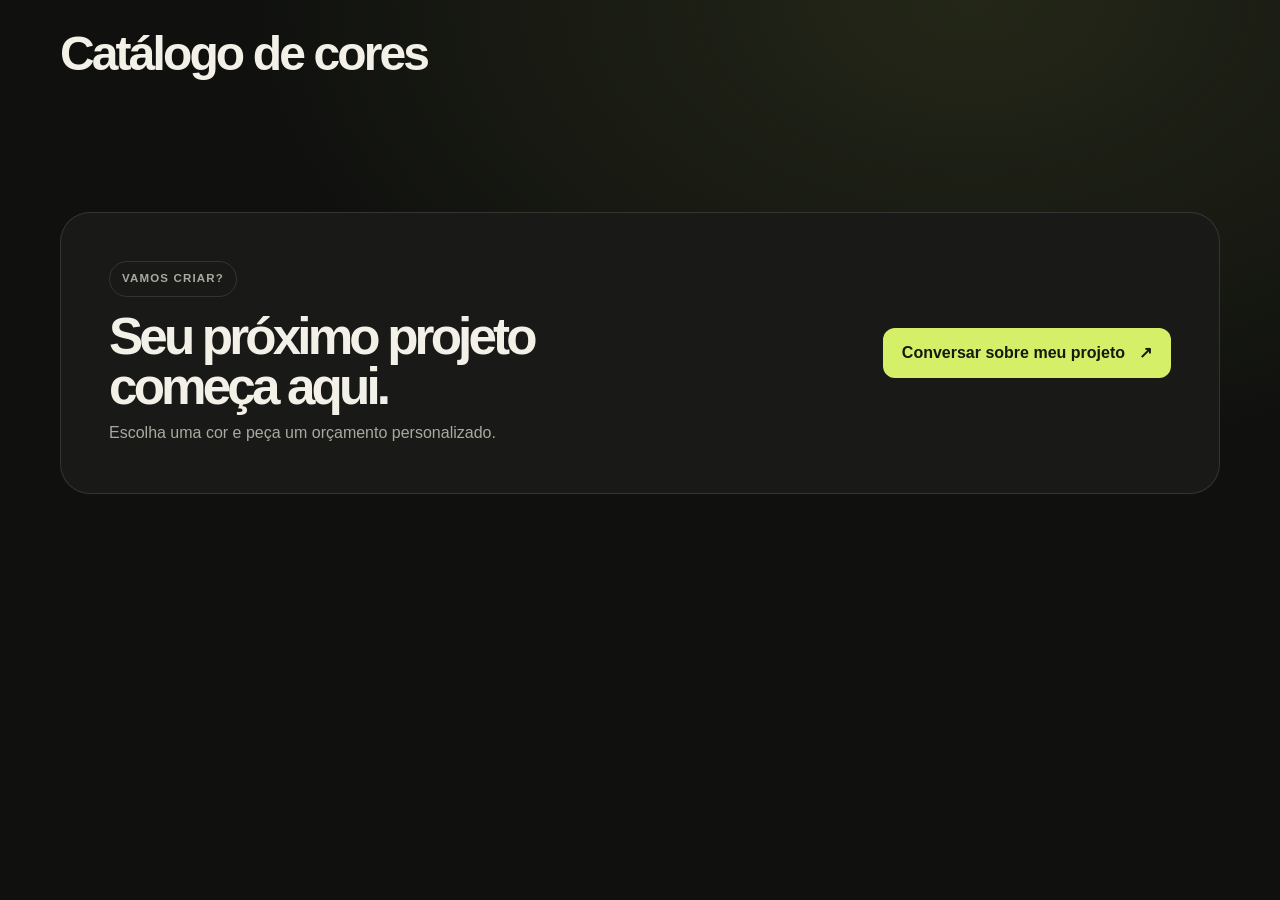
<file: index.html>
<!DOCTYPE html>
<html lang="pt-BR">
<head>
    <meta charset="UTF-8" />
    <meta name="viewport" content="width=device-width, initial-scale=1.0" />
    <meta http-equiv="refresh" content="0; url=filamentos.html" />
    <title>Catálogo de Filamentos 3D</title>
    <link rel="canonical" href="filamentos.html" />
</head>
<body>
    <p>Abrindo o catálogo... <a href="filamentos.html">Clique aqui se não for redirecionado.</a></p>
</body>
</html>
</file>
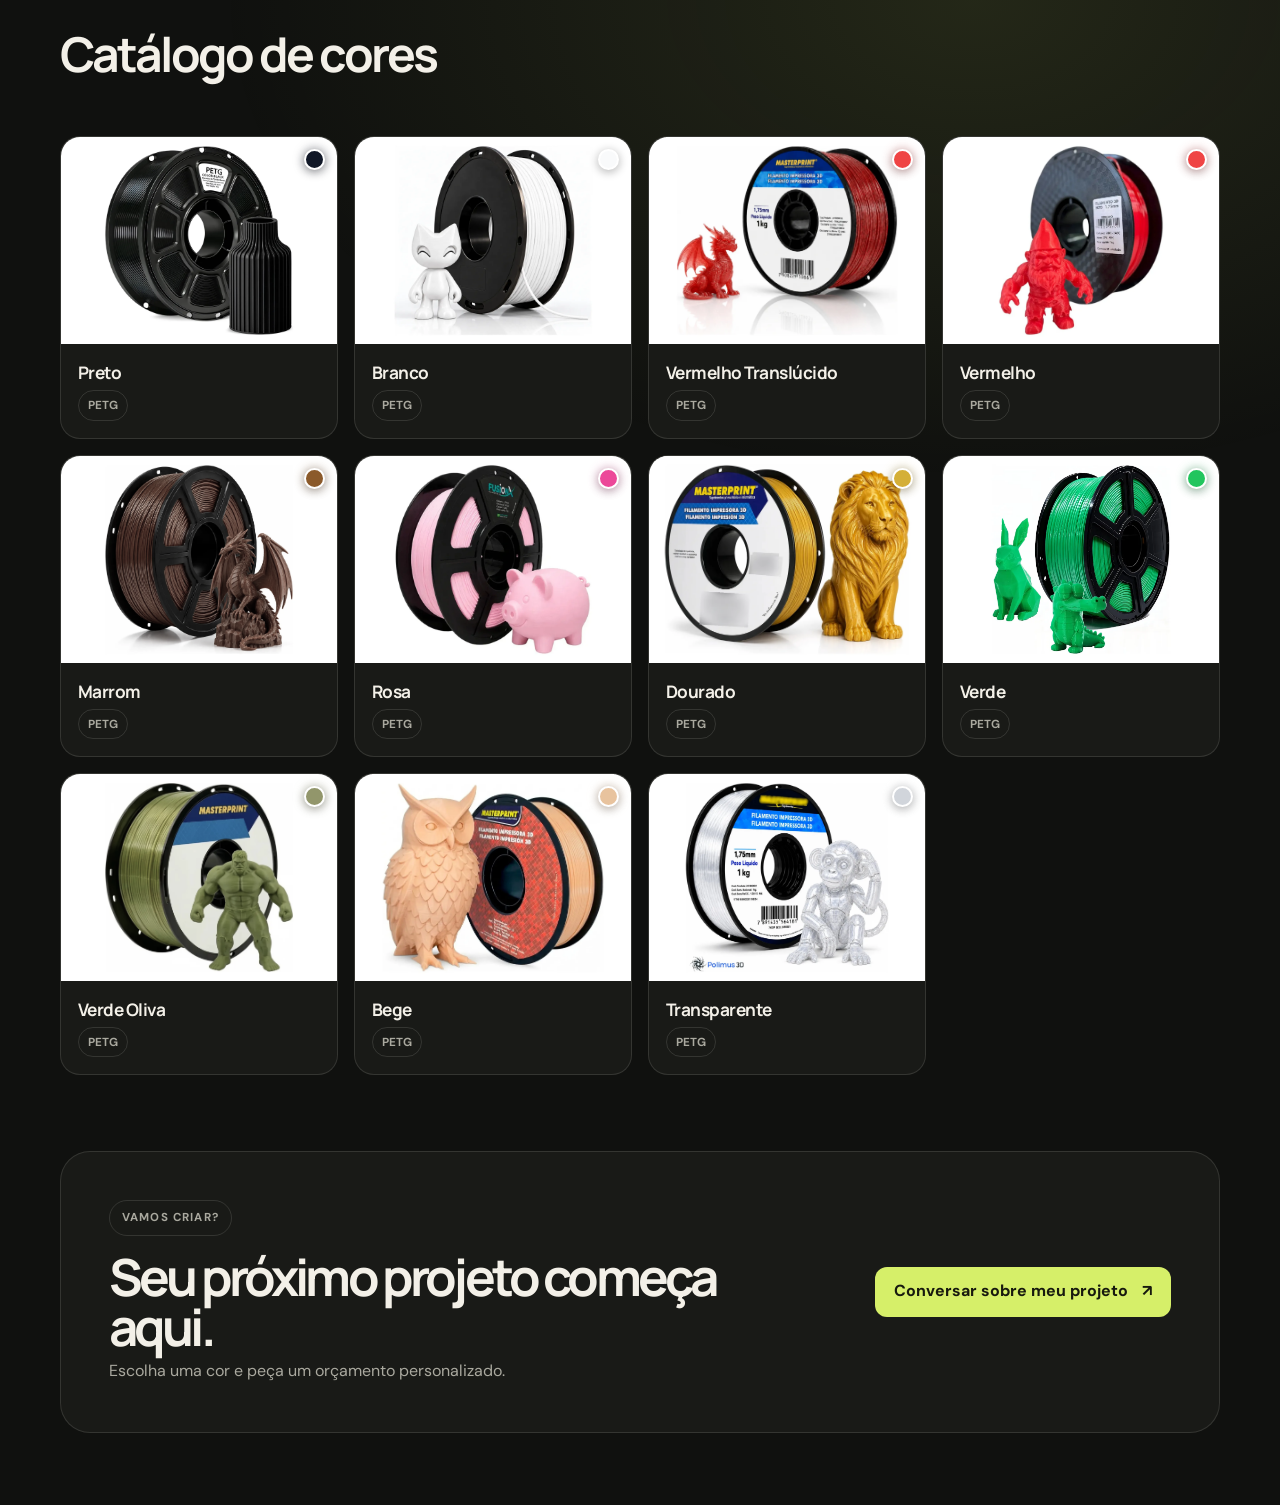
<file: filamentos.html>
<!DOCTYPE html>
<html lang="pt-BR">

<head>
    <meta charset="UTF-8" />
    <meta name="viewport" content="width=device-width, initial-scale=1.0" />
    <title>Catálogo de Filamentos 3D</title>

    <link rel="preconnect" href="https://fonts.googleapis.com">
    <link rel="preconnect" href="https://fonts.gstatic.com" crossorigin>
    <link href="https://fonts.googleapis.com/css2?family=Poppins:wght@300;400;500;600;700;800&display=swap"
        rel="stylesheet">
    <link rel="shortcut icon" href="midia/filamentos/icon.ico" type="image/x-icon">
    <link rel="stylesheet" href="filamentosStyle.css" />
</head>

<body>
    <main class="container">
        <!-- <header>
            <div class="brand">
                <div class="logo" aria-hidden="true">3D</div>
                <div>
                    <h1>Filamentos 3D</h1>
                    <p>Catálogo de cores para impressão personalizada</p>
                </div>
            </div>

            <a class="header-link" href="#cores">Ver catálogo <span aria-hidden="true">↘</span></a>
        </header> -->

        

        <section id="cores">
            <div class="section-title">
                <h2>Catálogo de cores</h2>
            </div>

            <div class="shelf">
                <p class="catalog-status" id="catalogStatus" aria-live="polite"></p>
                <div class="filament-grid" id="filamentGrid" aria-live="polite"></div>
            </div>
        </section>

        <section class="contact-banner">
            <div><span class="hero-tag">VAMOS CRIAR?</span><h2>Seu próximo projeto começa aqui.</h2><p>Escolha uma cor e peça um orçamento personalizado.</p></div>
            <a class="whatsapp-btn" href="https://wa.me/+5598984888321" target="_blank" rel="noopener noreferrer">Conversar sobre meu projeto <span aria-hidden="true">↗</span></a>
        </section>
    </main>
    <script>
        const filamentGrid = document.getElementById("filamentGrid");
        const statusEl = document.getElementById("catalogStatus");
        async function carregarFilamentos() {
            try {
                const resposta = await fetch("filamentos.json", { cache: "no-store" });
                if (!resposta.ok) throw new Error("Não foi possível carregar filamentos.json");
                return await resposta.json();
            } catch (erro) {
                statusEl.textContent = "Não foi possível carregar o catálogo em filamentos.json.";
                return null;
            }
        }

        function criarCardFilamento(filamento) {
            const card = document.createElement("article");
            card.className = "filament-card";
            card.style.setProperty("--color", filamento.cor);
            card.style.setProperty("--glow", filamento.brilho);
            const foto = document.createElement("img");
            foto.src = filamento.linkImagem;
            foto.alt = `Rolo de filamento ${filamento.material} ${filamento.nome}`;
            foto.style.objectFit = "contain";
            foto.loading = "lazy";
            foto.width = 800;
            foto.height = 600;
            foto.onerror = () => { foto.src = "midia/filamentos/catalogo-preto.webp"; };
            const imagem = document.createElement("div");
            imagem.className = "image-box";
            imagem.append(foto);
            const ponto = document.createElement("span");
            ponto.className = "color-dot";
            ponto.setAttribute("aria-hidden", "true");
            imagem.append(ponto);
            const conteudo = document.createElement("div");
            conteudo.className = "card-content";
            const titulo = document.createElement("h3");
            titulo.textContent = filamento.nome;
            const rodape = document.createElement("div");
            rodape.className = "card-footer";
            const material = document.createElement("span");
            material.className = "material";
            material.textContent = filamento.material;
            rodape.append(material);
            conteudo.append(titulo, rodape);
            card.append(imagem, conteudo);
            return card;
        }

        async function renderizarFilamentos() {
            const filamentos = await carregarFilamentos();
            if (filamentos === null) return;
            filamentGrid.replaceChildren(...filamentos.map(item => criarCardFilamento(item, item.disponivel === true)));
        }
        renderizarFilamentos();
    </script>
</body>

</html>
</file>
<file: filamentosStyle.css>
@import url('https://fonts.googleapis.com/css2?family=DM+Sans:wght@400;500;600;700&family=Manrope:wght@400;500;600;700;800&display=swap');

:root {
    color-scheme: dark;
    --bg: #10110f;
    --surface: #191a17;
    --surface-raised: #20211d;
    --ink: #f3f0e8;
    --muted: #aaa99f;
    --line: rgba(243, 240, 232, .12);
    --accent: #d6ef69;
    --space-1: .5rem;
    --space-2: 1rem;
    --space-3: 1.5rem;
    --space-4: 2rem;
    --space-5: 3rem;
    --space-6: 4rem;
    --radius-sm: 12px;
    --radius-md: 20px;
    --radius-lg: 30px;
}

* { box-sizing: border-box; }
html { scroll-behavior: smooth; }
body {
    margin: 0;
    min-height: 100vh;
    background: var(--bg);
    color: var(--ink);
    font-family: 'DM Sans', sans-serif;
    font-size: 1rem;
    line-height: 1.55;
}
body::before {
    content: "";
    position: fixed;
    inset: 0 0 auto;
    height: 620px;
    z-index: -1;
    pointer-events: none;
    background: radial-gradient(ellipse at 76% 0%, rgba(214,239,105,.1), transparent 55%);
}
a { color: inherit; }
a:focus-visible { outline: 3px solid var(--accent); outline-offset: 4px; }
.container { width: min(1160px, calc(100% - 48px)); margin: 0 auto; padding: 28px 0 72px; }
header { min-height: 72px; display: flex; align-items: center; justify-content: space-between; gap: 20px; margin-bottom: 52px; }
.brand { display: flex; align-items: center; gap: 13px; text-decoration: none; }
.logo { width: 44px; height: 44px; display: grid; place-items: center; border-radius: 14px; background: var(--accent); color: #16180e; font: 800 1.15rem Manrope, sans-serif; letter-spacing: -.08em; }
.logo span { color: #6a7734; }
.brand h1 { margin: 0; font: 700 1.03rem Manrope, sans-serif; letter-spacing: -.03em; }
.brand p { margin: 2px 0 0; color: var(--muted); font-size: .82rem; }
.header-link { min-height: 44px; display: inline-flex; align-items: center; gap: 12px; text-decoration: none; color: var(--muted); font-size: .9rem; }
.header-link span { color: var(--accent); font-size: 1.2rem; }
.hero { display: grid; grid-template-columns: 1.08fr .92fr; align-items: stretch; gap: 26px; margin-bottom: 90px; }
.hero-card, .info-card { min-width: 0; border: 1px solid var(--line); border-radius: var(--radius-lg); background: var(--surface); }
.hero-card { position: relative; overflow: hidden; display: flex; flex-direction: column; justify-content: center; padding: clamp(28px, 6vw, 72px); min-height: 490px; }
.hero-card::after { content: ""; position: absolute; width: 320px; height: 320px; right: -180px; bottom: -190px; border-radius: 50%; background: var(--accent); opacity: .1; filter: blur(12px); }
.hero-tag { width: fit-content; display: inline-flex; align-items: center; gap: 9px; padding: 8px 12px; border: 1px solid var(--line); border-radius: 999px; color: var(--muted); font-size: .72rem; font-weight: 700; letter-spacing: .1em; }
.live-dot { width: 7px; height: 7px; border-radius: 50%; background: var(--accent); box-shadow: 0 0 12px var(--accent); }
.hero h2, .contact-banner h2 { margin: 25px 0 16px; font: 700 clamp(3rem, 7vw, 5.5rem)/.98 Manrope, sans-serif; letter-spacing: -.075em; }
.hero h2 span { color: var(--accent); }
.hero-card > p { max-width: 46ch; color: var(--muted); line-height: 1.75; }
.hero-buttons { display: flex; align-items: center; flex-wrap: wrap; gap: 18px; margin-top: 30px; }
.btn { min-height: 48px; display: inline-flex; align-items: center; justify-content: center; gap: 14px; padding: 0 19px; border-radius: var(--radius-sm); text-decoration: none; font-weight: 700; transition: transform .18s ease, background .18s ease; }
.btn:hover, .whatsapp-btn:hover { transform: translateY(-2px); }
.btn-primary { background: var(--accent); color: #17190e; }
.btn-primary:hover { background: #e4f79a; }
.hero-note { color: var(--muted); font-size: .82rem; }
.info-card { display: flex; flex-direction: column; gap: 16px; padding: 14px; }
.showcase-preview { position: relative; flex: 1; min-height: 330px; overflow: hidden; border-radius: 22px; background: var(--surface-raised); }
.showcase-preview::after { content: ""; position: absolute; inset: 35% 0 0; background: linear-gradient(transparent, rgba(16,17,15,.55)); pointer-events: none; }
.showcase-preview { display: grid; place-items: center; background: #fff; }
.showcase-preview img { display: block; width: 100%; height: 100%; min-height: 330px; object-fit: contain; }
.floating-card { position: absolute; z-index: 1; left: 22px; bottom: 20px; display: grid; gap: 3px; }
.floating-card strong { font: 700 1.15rem Manrope, sans-serif; }
.floating-card small { color: rgba(243,240,232,.75); }
.stats { display: grid; grid-template-columns: 1fr 1fr; gap: 12px; }
.stat { display: flex; align-items: baseline; gap: 10px; padding: 13px 15px; border-radius: var(--radius-sm); background: var(--surface-raised); }
.stat strong { color: var(--accent); font: 700 1.35rem Manrope, sans-serif; }
.stat span { color: var(--muted); font-size: .82rem; }
#cores { scroll-margin-top: 26px; }
.section-title { display: flex; align-items: end; justify-content: space-between; gap: 24px; margin: 0 0 24px; }
.section-title h2 { margin: 0; font: 700 clamp(2rem, 4vw, 3rem)/1.1 Manrope, sans-serif; letter-spacing: -.06em; }
.section-title p { max-width: 42ch; margin: 0; color: var(--muted); font-size: .92rem; text-align: right; }
.section-title code { color: var(--accent); font-size: .85em; }
.shelf { padding: 0; }
.filament-grid { display: grid; grid-template-columns: repeat(4, minmax(0, 1fr)); gap: 16px; }
.filament-card { min-width: 0; overflow: hidden; border: 1px solid var(--line); border-radius: var(--radius-md); background: var(--surface); transition: transform .2s ease, border-color .2s ease; }
.filament-card:hover { transform: translateY(-4px); border-color: rgba(214,239,105,.45); }
.image-box { position: relative; aspect-ratio: 4 / 3; overflow: hidden; background: #fff; }
.image-box img { display: block; width: 100%; height: 100%; object-fit: contain; transition: transform .3s ease; }
.filament-card:hover .image-box img { transform: scale(1.02); }
.color-dot { position: absolute; top: 12px; right: 12px; width: 21px; height: 21px; border: 2px solid white; border-radius: 50%; background: var(--color); box-shadow: 0 0 12px var(--glow), 0 2px 10px #0005; }
.card-content { padding: 17px; }
.card-content h3 { margin: 0 0 6px; font: 700 1.08rem Manrope, sans-serif; letter-spacing: -.03em; }
.card-footer { display: flex; align-items: center; justify-content: space-between; gap: 8px; }
.material { padding: 5px 9px; border: 1px solid var(--line); border-radius: 999px; color: var(--muted); font-size: .73rem; font-weight: 700; }
.status { display: inline-flex; align-items: center; gap: 6px; color: var(--accent); font-size: .76rem; font-weight: 700; }
.status::before { content: ""; width: 6px; height: 6px; border-radius: 50%; background: currentColor; }
.status.unavailable { color: #aaa99f; }
.catalog-status { min-height: 1.5em; margin: 0 0 12px; color: var(--muted); font-size: .82rem; }
.contact-banner { display: flex; align-items: center; justify-content: space-between; gap: 24px; margin-top: 76px; padding: clamp(24px, 5vw, 48px); border: 1px solid var(--line); border-radius: var(--radius-lg); background: var(--surface); }
.contact-banner h2 { max-width: 18ch; margin: 15px 0 8px; font-size: clamp(2rem, 4vw, 3.2rem); }
.contact-banner p { margin: 0; color: var(--muted); }
.whatsapp-btn { min-height: 50px; display: inline-flex; flex: 0 0 auto; align-items: center; justify-content: center; gap: 14px; padding: 0 19px; border-radius: var(--radius-sm); background: var(--accent); color: #17190e; text-decoration: none; font-weight: 700; transition: transform .18s ease; }
@media (max-width: 900px) { .hero { grid-template-columns: 1fr 1fr; } .filament-grid { grid-template-columns: repeat(2, minmax(0, 1fr)); } .hero-card { min-height: 430px; } }
@media (max-width: 640px) { .container { width: calc(100% - 32px); padding-top: 16px; } header { margin-bottom: 25px; } .brand p { font-size: .75rem; } .header-link { font-size: 0; gap: 0; } .header-link span { font-size: 1.25rem; } .hero { grid-template-columns: 1fr; gap: 14px; margin-bottom: 64px; } .hero-card { min-height: 390px; padding: 30px 24px; } .hero h2 { font-size: clamp(3.2rem, 14vw, 4.6rem); } .info-card { display: none; } .section-title { display: block; } .section-title p { margin-top: 10px; text-align: left; } .filament-grid { gap: 10px; } .filament-card { border-radius: 15px; } .card-content { padding: 12px; } .card-content h3 { font-size: .95rem; }  .card-footer { align-items: flex-start; flex-direction: column; } .contact-banner { align-items: stretch; flex-direction: column; margin-top: 54px; } }
@media (max-width: 360px) { .container { width: calc(100% - 24px); } .filament-grid { grid-template-columns: 1fr; }  }
@media (prefers-reduced-motion: reduce) { *, *::before, *::after { scroll-behavior: auto !important; transition-duration: .01ms !important; animation-duration: .01ms !important; } }
</file>
